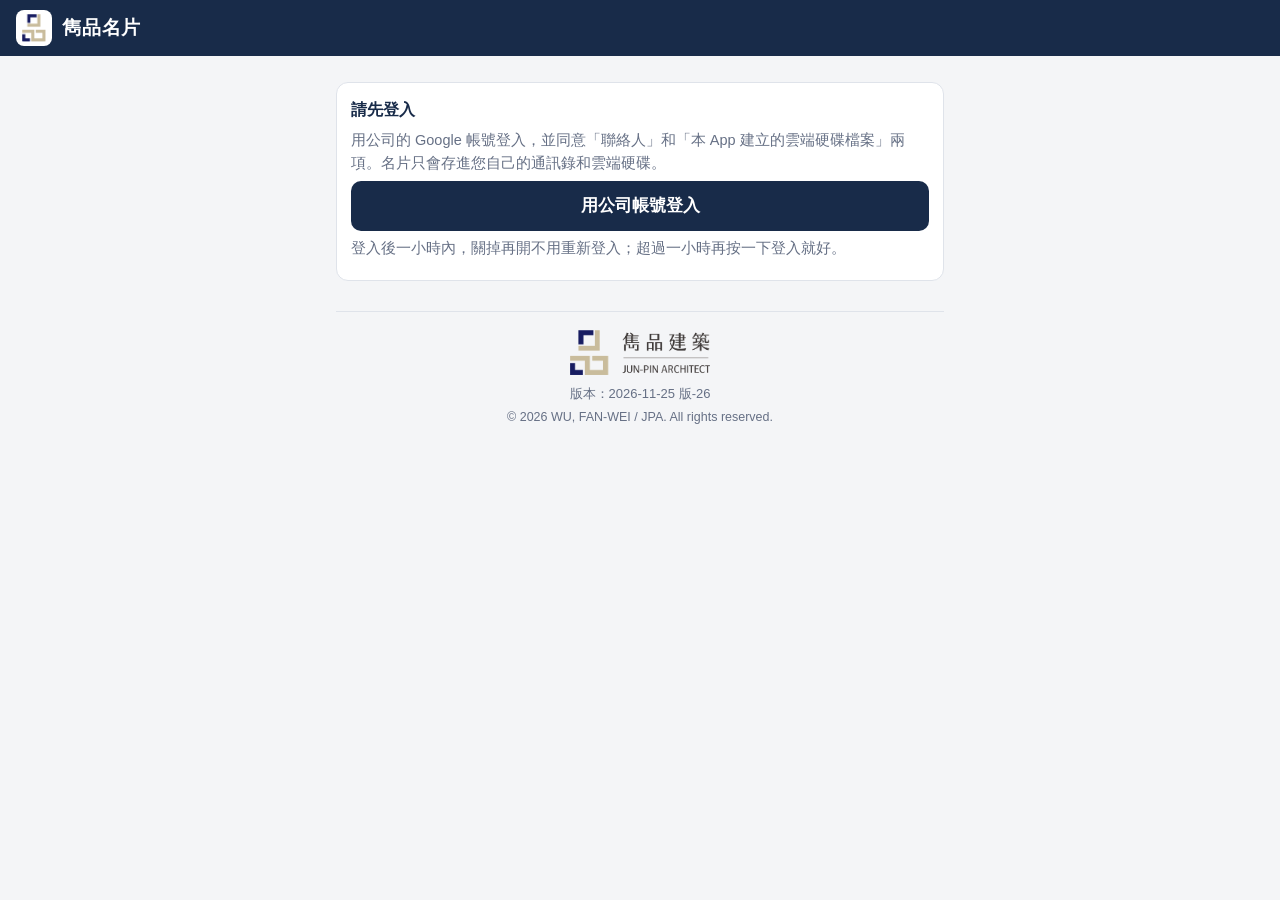
<file: index.html>
<!doctype html>
<html lang="zh-Hant-TW">
<head>
<meta charset="utf-8">
<meta name="viewport" content="width=device-width, initial-scale=1, viewport-fit=cover">
<title>雋品名片</title>
<meta name="theme-color" content="#182b49">
<link rel="manifest" href="manifest.webmanifest">
<link rel="icon" href="icons/icon-192.png">
<link rel="apple-touch-icon" href="icons/icon-180.png">
<meta name="apple-mobile-web-app-capable" content="yes">
<meta name="mobile-web-app-capable" content="yes">
<meta name="apple-mobile-web-app-title" content="雋品名片">
<link rel="stylesheet" href="css/app.css">
</head>
<body>
<header>
  <img class="logo" src="img/logo-mark.png" alt="雋品建築" width="208" height="240">
  <h1>雋品名片</h1>
  <button id="b-home" hidden>首頁</button>
  <button id="b-settings" hidden>設定</button>
</header>
<div id="demo-banner" hidden>示範模式：不會連到 Google，畫面上的聯絡人都是假的。</div>

<main>
  <!-- 登入 -->
  <section class="view" id="v-login" hidden>
    <div class="card">
      <h3>請先登入</h3>
      <p class="sub">用公司的 Google 帳號登入，並同意「聯絡人」和「本 App 建立的雲端硬碟檔案」兩項。名片只會存進您自己的通訊錄和雲端硬碟。</p>
      <button id="b-login">用公司帳號登入</button>
      <button class="plain" id="b-login-other" hidden>用別的帳號登入</button>
      <div class="msg" id="m-login"></div>
      <p class="sub">登入後一小時內，關掉再開不用重新登入；超過一小時再按一下登入就好。</p>
    </div>
  </section>

  <!-- 第一次使用：選姓名模式 -->
  <section class="view" id="v-mode" hidden>
    <h2>第一次使用：姓名要怎麼存？</h2>
    <p class="sub">之後可以在「設定」裡改。</p>
    <div class="stack">
      <button class="second choice" data-mode="category">類別模式<small>從您的標籤選一個當類別，存成「類別-姓名_公司或專長」，例如：廠商-王小明_大順廚具，並掛上那個標籤</small></button>
      <button class="second choice" data-mode="plain">一般模式<small>只存姓名，例如：王小明；標籤可以點選零到多個</small></button>
    </div>
  </section>

  <!-- 首頁 -->
  <section class="view" id="v-home" hidden>
    <div class="stack" style="margin-top:8px">
      <button class="big" id="b-shoot">拍名片</button>
      <!-- 拍照小提醒（2026-11-25 使用者提出）：照這個拿法拍，照片裡名片的上側朝右，是實測轉正最穩的方向 -->
      <div class="shoot-tip">
        <svg viewBox="0 0 120 76" width="112" height="71" aria-hidden="true"><rect x="3" y="8" width="114" height="60" rx="9" fill="#182b49"/><rect x="16" y="13" width="96" height="50" rx="3" fill="#cfd6e0"/><circle cx="9.5" cy="38" r="2.6" fill="#c4944a"/><rect x="24" y="19" width="80" height="38" rx="2" fill="#fff" stroke="#8a94a6"/><text x="32" y="36" font-size="11" font-weight="700" fill="#182b49">王小明</text><rect x="32" y="42" width="44" height="3" fill="#9aa3b2"/><rect x="32" y="48" width="30" height="3" fill="#9aa3b2"/></svg>
        <div><b class="t">拍照小提醒</b><br>名片擺正、手機橫拿，<b>手機頂端朝左</b>（圖中金點那一頭），名片盡量佔滿畫面。</div>
      </div>
      <button class="second" id="b-pick">從相簿選照片</button>
      <button class="second" id="b-manual">不拍照，直接輸入</button>
      <div class="card" id="draft-box" hidden>
        <h3>上次有一張還沒存</h3>
        <p class="sub" id="draft-desc"></p>
        <button class="second" id="b-resume">繼續填這一張</button>
        <button class="plain" id="b-discard">丟掉，不要了</button>
      </div>
    </div>
    <div class="card" style="margin-top:18px">
      <h3>目前的姓名模式：<span id="home-mode-name"></span></h3>
      <p class="sub" id="home-mode-desc"></p>
      <p class="sub">這個設定會記在這支手機上，跟著您的帳號，不用每次選。要改的話：<button class="plain" id="b-home-settings" style="padding:0;min-height:0">到「設定」更改</button></p>
    </div>
    <p class="sub" id="home-acct"></p>
  </section>

  <!-- 表單 -->
  <section class="view" id="v-form" hidden>
    <div class="card">
      <h3>名片照片</h3>
      <div class="photos">
        <button type="button" class="photo" id="p-front">＋正面</button>
        <button type="button" class="photo" id="p-back">＋反面（選填）</button>
      </div>
      <div class="card" id="photo-menu" hidden>
        <h3 id="photo-menu-title"></h3>
        <div class="stack">
          <button type="button" class="second" id="pm-camera">拍照</button>
          <button type="button" class="second" id="pm-gallery">從相簿選</button>
          <button type="button" class="second" id="pm-remove">移除這張照片</button>
          <button type="button" class="plain" id="pm-cancel">取消</button>
        </div>
      </div>
      <div class="photos turn">
        <div><button type="button" class="second" id="r-front" hidden>正面轉 90°</button><button type="button" class="second" id="a-front" hidden>用原圖</button></div>
        <div><button type="button" class="second" id="r-back" hidden>反面轉 90°</button><button type="button" class="second" id="a-back" hidden>用原圖</button></div>
      </div>
      <div id="rec-box" hidden>
        <div id="rec-lines"></div>
        <button type="button" class="second" id="b-rec-again" hidden>再辨識一次</button>
      </div>
      <p class="sub" style="margin-top:8px" id="photo-hint"></p>
    </div>

    <div class="card">
      <h3>姓名</h3>
      <div id="blk-cat">
        <label for="i-cat">類別　<span class="sub">從您的標籤選一個，會冠在姓名前面</span></label>
        <select id="i-cat"></select>
      </div>
      <label for="i-name">姓名</label>
      <input type="text" id="i-name" autocomplete="off" autocapitalize="off">
      <div class="note bad" id="n-name"></div>
      <div id="blk-third">
        <label for="i-third">第三段　<span class="sub">公司簡稱或專長，可以空白</span></label>
        <input type="text" id="i-third" autocomplete="off" autocapitalize="off">
        <div class="chips" id="third-sug"></div>
      </div>
      <div id="blk-labels">
        <label>標籤　<span class="sub">選填，可以選好幾個</span></label>
        <div class="chips" id="label-chips"></div>
      </div>
      <div id="new-label" hidden>
        <label for="i-new-label">新標籤的名稱</label>
        <div class="row"><div class="grow"><input type="text" id="i-new-label" autocomplete="off" autocapitalize="off"></div><button type="button" id="b-new-label" style="width:auto;min-height:46px">加入</button></div>
        <div class="note bad" id="n-new-label"></div>
        <p class="sub">存入這張名片時才會真的建立這個標籤。</p>
      </div>
      <div class="preview" id="pv"></div>
    </div>

    <div class="card">
      <h3>電話</h3>
      <div id="phones"></div>
      <button type="button" class="plain" id="b-add-phone">＋ 加一支電話</button>
    </div>

    <div class="card">
      <h3>Email</h3>
      <div id="emails"></div>
      <button type="button" class="plain" id="b-add-email">＋ 加一個 Email</button>
    </div>

    <div class="card">
      <h3>公司</h3>
      <label for="i-company">公司全名</label>
      <input type="text" id="i-company" autocomplete="off">
      <div class="two">
        <div><label for="i-dept">部門</label><input type="text" id="i-dept" autocomplete="off"></div>
        <div><label for="i-title">職稱</label><input type="text" id="i-title" autocomplete="off"></div>
      </div>
      <label for="i-addr">地址</label>
      <div class="two">
        <div><input type="text" id="i-addr" autocomplete="off" placeholder="例：台北市信義區松仁路100號11樓"></div>
        <div class="narrow"><input type="text" id="i-zip" inputmode="numeric" autocomplete="off" placeholder="郵遞區號"></div>
      </div>
      <div class="note" id="n-addr"></div>
    </div>

    <details class="card" id="more">
      <summary><strong>其他欄位</strong>　<span class="sub">英文姓名、統編、網站、備註</span></summary>
      <label for="i-en">英文姓名</label>
      <input type="text" id="i-en" autocomplete="off">
      <label for="i-tax">統一編號</label>
      <input type="text" id="i-tax" inputmode="numeric" autocomplete="off">
      <label for="i-web">網站</label>
      <input type="url" id="i-web" autocomplete="off" autocapitalize="off">
      <label for="i-note">備註　<span class="sub">只放您自己要寫的字</span></label>
      <textarea id="i-note"></textarea>
    </details>

    <div class="msg" id="m-form"></div>

    <div class="bar"><div class="inner">
      <button type="button" class="second" id="b-cancel">先不存</button>
      <button type="button" id="b-save">存入聯絡人</button>
    </div></div>
  </section>

  <!-- 查重提醒 -->
  <section class="view" id="v-dup" hidden>
    <h2>通訊錄裡可能已經有這個人</h2>
    <p class="sub">您要存的是：<strong id="dup-new"></strong></p>
    <div id="dup-list"></div>
    <div class="stack" style="margin-top:16px">
      <button id="b-dup-new">另存新的</button>
      <button class="second" id="b-dup-back">回去修改（先不存）</button>
    </div>
    <div class="msg" id="m-dup"></div>
  </section>

  <!-- 更新現有那一筆 -->
  <section class="view" id="v-upd" hidden>
    <h2>更新這一筆</h2>
    <div class="card">
      <div class="who" id="upd-who"></div>
      <p class="sub">只會把名片上有、這一筆沒有的資料補進去。姓名、標籤、備註，以及這一筆現有的內容都不會改。</p>
    </div>
    <div class="card">
      <h3>會補進去的資料</h3>
      <div id="upd-adds"></div>
    </div>
    <div class="card" id="upd-conf-box">
      <h3>內容不一樣，請您選</h3>
      <p class="sub">沒有選的，就保留現有的。</p>
      <div id="upd-conf"></div>
    </div>
    <div class="card" id="upd-notes-box">
      <h3>請留意</h3>
      <div id="upd-notes"></div>
    </div>
    <div class="msg" id="m-upd"></div>
    <div class="stack" style="margin-top:16px">
      <button id="b-upd-go">確定更新</button>
      <button class="second" id="b-upd-back">回上一步</button>
    </div>
  </section>

  <!-- 存好了 -->
  <section class="view" id="v-done" hidden>
    <h2 id="done-title">存好了</h2>
    <div class="card" id="done-box"></div>
    <div class="card" id="undo-box" hidden>
      <p class="sub">如果發現補錯了，可以馬上把這一筆復原成更新前的樣子。</p>
      <button class="second" id="b-undo">復原這次更新</button>
      <div class="msg" id="m-undo"></div>
    </div>
    <div class="stack">
      <button class="big" id="b-next" style="min-height:90px">拍下一張</button>
      <button class="second" id="b-done-home">回首頁</button>
    </div>
  </section>

  <!-- 設定 -->
  <section class="view" id="v-settings" hidden>
    <h2>設定</h2>
    <div class="card">
      <h3>姓名怎麼存</h3>
      <p class="sub">目前：<strong id="set-mode-now"></strong>。這個設定記在這支手機上、跟著您的帳號。換模式時，還沒存完的那一張草稿會清掉。</p>
      <div class="stack">
        <button class="second choice" data-setmode="category">類別模式<small>選一個標籤當類別：類別-姓名_公司或專長</small></button>
        <button class="second choice" data-setmode="plain">一般模式<small>只存姓名，標籤點選零到多個</small></button>
      </div>
    </div>
    <div class="card">
      <h3>帳號</h3>
      <p id="set-acct" class="sub"></p>
      <button class="second" id="b-logout">登出</button>
      <p class="sub">登出會清掉這支手機裡暫存的登入資料，下次要重新選帳號、重新同意。手機要借給別人前請先登出。</p>
    </div>
    <p class="sub" id="set-test" hidden><a href="test.html">開啟測試頁</a></p>
  </section>

  <!-- 每一頁最下方：公司 logo、版次、版權。logo 的寬度自動跟著「版本」那一行（見 app.css 的 footer .brand） -->
  <footer>
    <div class="brand">
      <img src="img/logo-full.png" alt="雋品建築 JUN-PIN ARCHITECT" width="742" height="234">
      <div class="ver">版本：<span id="foot-ver"></span></div>
    </div>
    <div class="copy">© 2026 WU, FAN-WEI / JPA. All rights reserved.</div>
  </footer>
</main>

<div id="busy" hidden><div class="box"><div class="spin"></div><div id="busy-text"></div></div></div>
<input type="file" id="f-front" accept="image/*" capture="environment" hidden>
<input type="file" id="f-back" accept="image/*" capture="environment" hidden>
<!-- 沒有 capture：讓手機跳出選照片的畫面（相簿） -->
<input type="file" id="f-front-pick" accept="image/*" hidden>
<input type="file" id="f-back-pick" accept="image/*" hidden>

<script src="https://accounts.google.com/gsi/client" async defer></script>
<script type="module" src="js/app.js"></script>
</body>
</html>
</file>
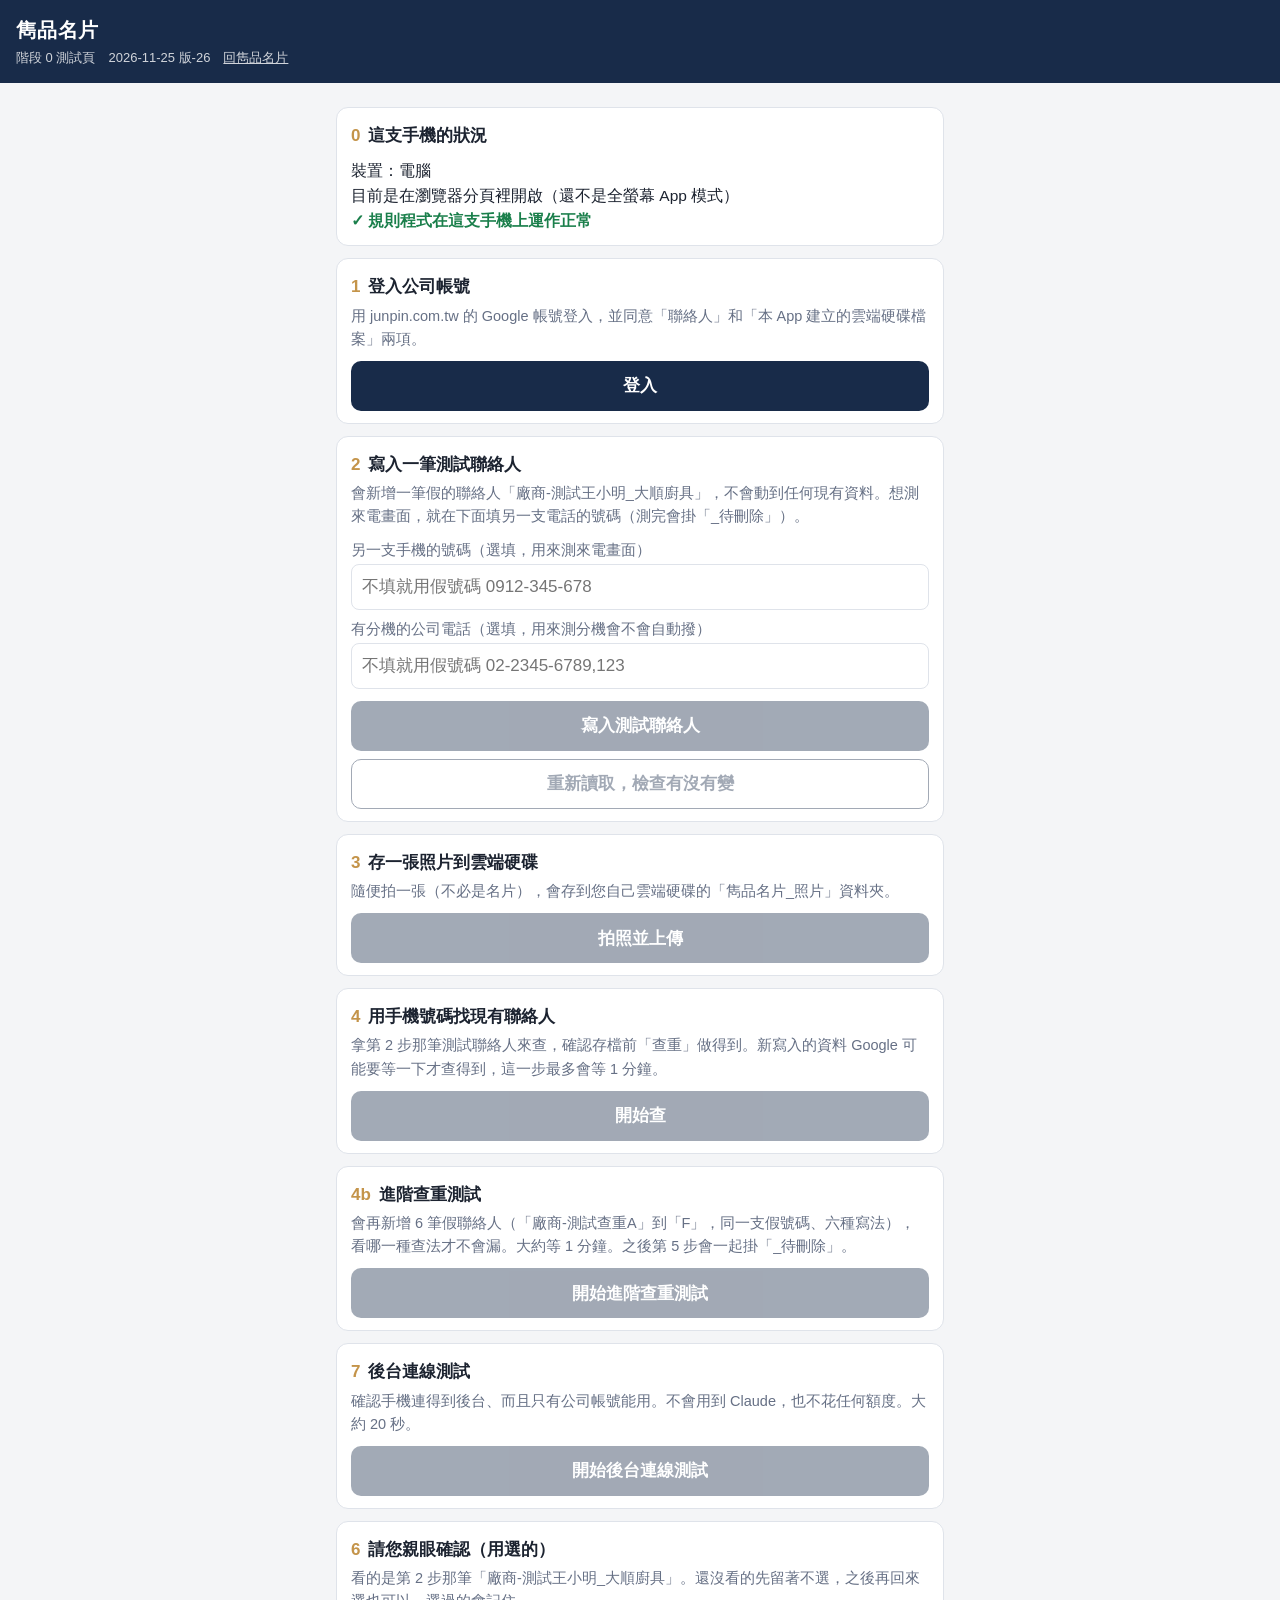
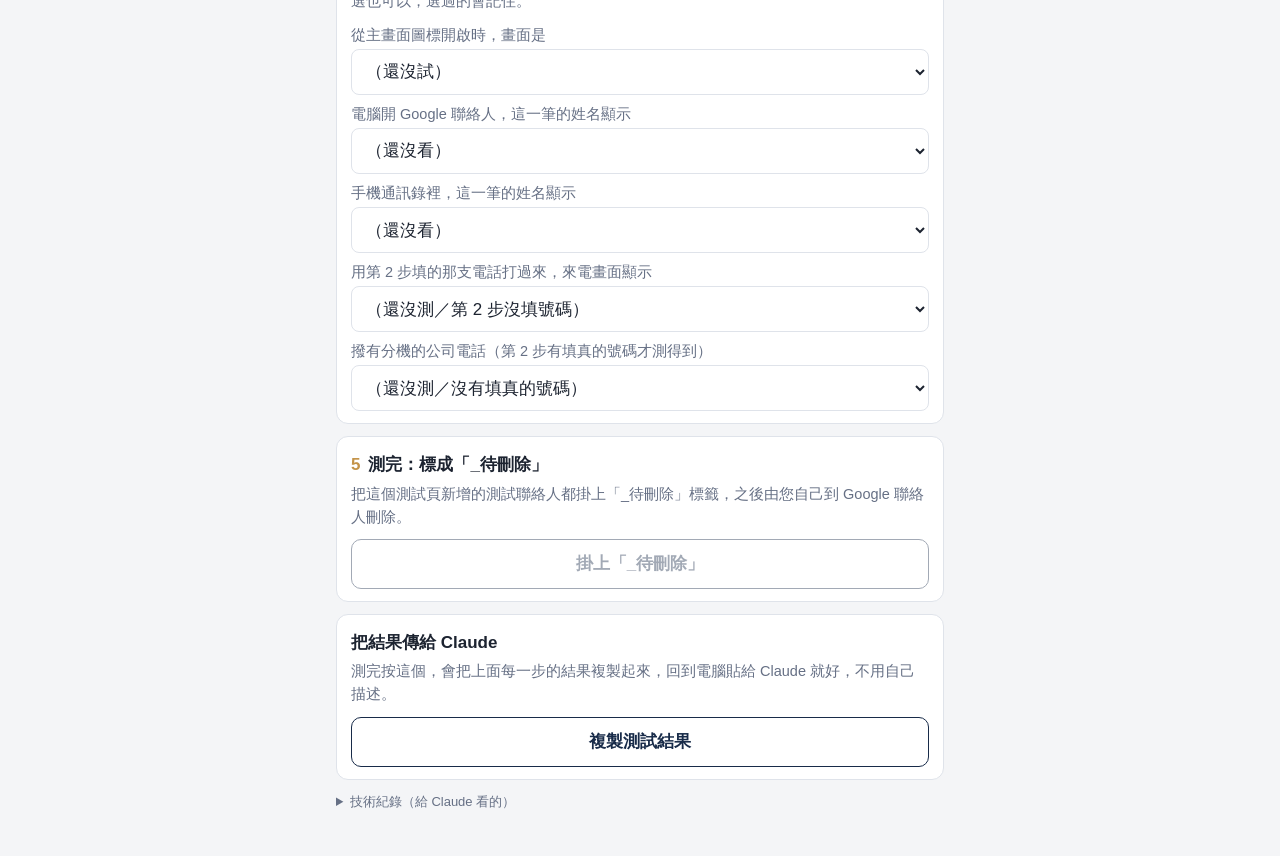
<file: test.html>
<!doctype html>
<html lang="zh-Hant-TW">
<head>
<meta charset="utf-8">
<meta name="viewport" content="width=device-width, initial-scale=1, viewport-fit=cover">
<title>雋品名片</title>
<meta name="theme-color" content="#182b49">
<link rel="manifest" href="manifest.webmanifest">
<link rel="icon" href="icons/icon-192.png">
<link rel="apple-touch-icon" href="icons/icon-180.png">
<meta name="apple-mobile-web-app-capable" content="yes">
<meta name="mobile-web-app-capable" content="yes">
<meta name="apple-mobile-web-app-title" content="雋品名片">
<meta name="apple-mobile-web-app-status-bar-style" content="default">
<style>
  :root { --navy:#182b49; --gold:#c4944a; --bg:#f4f5f7; --card:#fff; --ink:#1c2330; --mute:#667085; --ok:#1a7f4b; --bad:#b42318; --warn:#b54708; --line:#dfe3ea; }
  * { box-sizing: border-box; }
  html { -webkit-text-size-adjust: 100%; }
  body { margin:0; background:var(--bg); color:var(--ink); font: 17px/1.6 -apple-system, "PingFang TC", "Noto Sans TC", "Microsoft JhengHei", sans-serif; }
  header { background:var(--navy); color:#fff; padding: calc(14px + env(safe-area-inset-top)) 16px 14px; }
  header h1 { margin:0; font-size:20px; letter-spacing:.04em; }
  header p { margin:2px 0 0; font-size:13px; opacity:.8; }
  main { max-width: 640px; margin: 0 auto; padding: 12px 16px calc(32px + env(safe-area-inset-bottom)); }
  section { background:var(--card); border:1px solid var(--line); border-radius:12px; padding:14px 14px 12px; margin:12px 0; }
  section h2 { margin:0 0 4px; font-size:17px; display:flex; gap:8px; align-items:baseline; }
  section h2 .no { color:var(--gold); font-variant-numeric: tabular-nums; }
  section p.hint { margin:0 0 10px; color:var(--mute); font-size:14.5px; }
  button { font: inherit; font-weight:600; width:100%; min-height:50px; border:0; border-radius:10px; background:var(--navy); color:#fff; padding:10px 14px; }
  button.second { background:#fff; color:var(--navy); border:1.5px solid var(--navy); }
  button:disabled { opacity:.4; }
  button + button { margin-top:8px; }
  label { display:block; font-size:14.5px; color:var(--mute); margin:8px 0 2px; }
  input[type=tel], select { font: inherit; width:100%; min-height:46px; border:1px solid var(--line); border-radius:8px; padding:8px 10px; background:#fff; color:var(--ink); }
  .result { margin-top:10px; font-size:15.5px; white-space:pre-wrap; overflow-wrap:anywhere; }
  .result:empty { display:none; }
  .result .ok { color:var(--ok); font-weight:600; }
  .result .bad { color:var(--bad); font-weight:600; }
  .result .warn { color:var(--warn); font-weight:600; }
  .pill { display:inline-block; font-size:13px; padding:1px 9px; border-radius:99px; background:#eef1f6; color:var(--mute); }
  .pill.ok { background:#e3f4ea; color:var(--ok); } .pill.bad { background:#fde8e6; color:var(--bad); }
  table { border-collapse:collapse; width:100%; font-size:14.5px; margin-top:6px; }
  td, th { text-align:left; padding:4px 6px; border-bottom:1px solid var(--line); vertical-align:top; }
  details { margin:12px 0; color:var(--mute); font-size:13px; }
  details pre { white-space:pre-wrap; overflow-wrap:anywhere; background:#fff; border:1px solid var(--line); border-radius:8px; padding:8px; max-height:300px; overflow:auto; }
  .banner { border-radius:10px; padding:10px 12px; margin:12px 0; font-size:15px; background:#fff7e6; border:1px solid #f1d9a8; color:#7a4b00; }
  .banner:empty { display:none; }
</style>
</head>
<body>
<header>
  <h1>雋品名片</h1>
  <p>階段 0 測試頁　<span id="ver"></span>　<a href="./" style="color:#fff">回雋品名片</a></p>
</header>
<main>
  <div class="banner" id="banner"></div>

  <section>
    <h2><span class="no">0</span>這支手機的狀況</h2>
    <div class="result" id="r-env"></div>
  </section>

  <section>
    <h2><span class="no">1</span>登入公司帳號</h2>
    <p class="hint">用 junpin.com.tw 的 Google 帳號登入，並同意「聯絡人」和「本 App 建立的雲端硬碟檔案」兩項。</p>
    <button id="b-login">登入</button>
    <div class="result" id="r-login"></div>
  </section>

  <section>
    <h2><span class="no">2</span>寫入一筆測試聯絡人</h2>
    <p class="hint">會新增一筆假的聯絡人「廠商-測試王小明_大順廚具」，不會動到任何現有資料。想測來電畫面，就在下面填另一支電話的號碼（測完會掛「_待刪除」）。</p>
    <label for="i-mobile">另一支手機的號碼（選填，用來測來電畫面）</label>
    <input type="tel" id="i-mobile" inputmode="tel" placeholder="不填就用假號碼 0912-345-678">
    <label for="i-ext">有分機的公司電話（選填，用來測分機會不會自動撥）</label>
    <input type="tel" id="i-ext" inputmode="tel" placeholder="不填就用假號碼 02-2345-6789,123">
    <button id="b-write" disabled style="margin-top:12px">寫入測試聯絡人</button>
    <button id="b-reread" class="second" disabled>重新讀取，檢查有沒有變</button>
    <div class="result" id="r-write"></div>
  </section>

  <section>
    <h2><span class="no">3</span>存一張照片到雲端硬碟</h2>
    <p class="hint">隨便拍一張（不必是名片），會存到您自己雲端硬碟的「雋品名片_照片」資料夾。</p>
    <input type="file" id="i-photo" accept="image/*" capture="environment" hidden>
    <button id="b-photo" disabled>拍照並上傳</button>
    <div class="result" id="r-photo"></div>
  </section>

  <section>
    <h2><span class="no">4</span>用手機號碼找現有聯絡人</h2>
    <p class="hint">拿第 2 步那筆測試聯絡人來查，確認存檔前「查重」做得到。新寫入的資料 Google 可能要等一下才查得到，這一步最多會等 1 分鐘。</p>
    <button id="b-search" disabled>開始查</button>
    <div class="result" id="r-search"></div>
  </section>

  <section>
    <h2><span class="no">4b</span>進階查重測試</h2>
    <p class="hint">會再新增 6 筆假聯絡人（「廠商-測試查重A」到「F」，同一支假號碼、六種寫法），看哪一種查法才不會漏。大約等 1 分鐘。之後第 5 步會一起掛「_待刪除」。</p>
    <button id="b-matrix" disabled>開始進階查重測試</button>
    <div class="result" id="r-matrix"></div>
  </section>

  <section>
    <h2><span class="no">7</span>後台連線測試</h2>
    <p class="hint">確認手機連得到後台、而且只有公司帳號能用。不會用到 Claude，也不花任何額度。大約 20 秒。</p>
    <button id="b-backend" disabled>開始後台連線測試</button>
    <div class="result" id="r-backend"></div>
  </section>

  <section>
    <h2><span class="no">6</span>請您親眼確認（用選的）</h2>
    <p class="hint">看的是第 2 步那筆「廠商-測試王小明_大順廚具」。還沒看的先留著不選，之後再回來選也可以，選過的會記住。</p>
    <label for="o-mode">從主畫面圖標開啟時，畫面是</label>
    <select id="o-mode"><option value="">（還沒試）</option><option>全螢幕，像 App 一樣</option><option>還是看得到瀏覽器的網址列</option><option>裝不起來</option></select>
    <label for="o-web">電腦開 Google 聯絡人，這一筆的姓名顯示</label>
    <select id="o-web"><option value="">（還沒看）</option><option>整串都在</option><option>順序不對或被拆開</option></select>
    <label for="o-phone">手機通訊錄裡，這一筆的姓名顯示</label>
    <select id="o-phone"><option value="">（還沒看）</option><option>整串都在</option><option>順序不對或被拆開</option><option>手機通訊錄裡找不到這一筆</option></select>
    <label for="o-call">用第 2 步填的那支電話打過來，來電畫面顯示</label>
    <select id="o-call"><option value="">（還沒測／第 2 步沒填號碼）</option><option>整串都看得到</option><option>有顯示但後面被截掉</option><option>只顯示號碼，沒有名字</option></select>
    <label for="o-ext">撥有分機的公司電話（第 2 步有填真的號碼才測得到）</label>
    <select id="o-ext"><option value="">（還沒測／沒有填真的號碼）</option><option>接通後停一下，自動按了分機</option><option>沒有自動按分機</option><option>撥號畫面上分機不見了</option></select>
  </section>

  <section>
    <h2><span class="no">5</span>測完：標成「_待刪除」</h2>
    <p class="hint">把這個測試頁新增的測試聯絡人都掛上「_待刪除」標籤，之後由您自己到 Google 聯絡人刪除。</p>
    <button id="b-mark" class="second" disabled>掛上「_待刪除」</button>
    <div class="result" id="r-mark"></div>
  </section>

  <section>
    <h2>把結果傳給 Claude</h2>
    <p class="hint">測完按這個，會把上面每一步的結果複製起來，回到電腦貼給 Claude 就好，不用自己描述。</p>
    <button id="b-copy" class="second">複製測試結果</button>
    <div class="result" id="r-copy"></div>
  </section>

  <details>
    <summary>技術紀錄（給 Claude 看的）</summary>
    <pre id="log"></pre>
  </details>
</main>
<script src="https://accounts.google.com/gsi/client" async defer></script>
<script type="module" src="js/stage0.js"></script>
</body>
</html>
</file>
<file: css/app.css>
/* 雋品名片：手機畫面的樣式 */
:root { --navy:#182b49; --gold:#c4944a; --bg:#f4f5f7; --card:#fff; --ink:#1c2330; --mute:#667085; --ok:#1a7f4b; --bad:#b42318; --warn:#8a5a00; --warn-bg:#fff4d6; --warn-line:#e8c66a; --line:#dfe3ea; }
* { box-sizing: border-box; }
html { -webkit-text-size-adjust: 100%; }
body { margin:0; background:var(--bg); color:var(--ink); font: 17px/1.6 -apple-system, "PingFang TC", "Noto Sans TC", "Microsoft JhengHei", sans-serif; }
[hidden] { display:none !important; }

header { position:sticky; top:0; z-index:5; background:var(--navy); color:#fff; display:flex; align-items:center; gap:8px; padding: calc(10px + env(safe-area-inset-top)) 12px 10px 16px; }
header .logo { flex:none; width:36px; height:36px; object-fit:contain; background:#fff; border-radius:8px; padding:4px; margin-right:2px; }
header h1 { margin:0; font-size:19px; letter-spacing:.04em; flex:1; }
header button { width:auto; min-height:40px; padding:4px 12px; background:transparent; border:1px solid rgba(255,255,255,.35); color:#fff; font-size:15px; font-weight:500; }
#demo-banner { background:#fff4d6; color:#7a4b00; border-bottom:1px solid var(--warn-line); padding:6px 16px; font-size:14px; }

main { max-width:640px; margin:0 auto; padding: 14px 16px calc(110px + env(safe-area-inset-bottom)); }
footer { text-align:center; margin:30px 0 0; padding-top:18px; border-top:1px solid var(--line); color:var(--mute); font-size:13px; line-height:1.7; }
footer .brand { display:inline-block; } /* 寬度由「版本」那一行決定 */
footer .brand img { display:block; width:0; min-width:100%; height:auto; margin:0 0 8px; } /* width:0 讓圖不影響外框寬度，再用 min-width 撐到和版本那一行一樣寬 */
footer .ver { white-space:nowrap; }
footer .copy { font-size:12.5px; margin-top:2px; }
.view > h2 { font-size:19px; margin:6px 0 10px; }
.card { background:var(--card); border:1px solid var(--line); border-radius:12px; padding:14px; margin:12px 0; }
.card h3 { margin:0 0 6px; font-size:16px; color:var(--navy); }
p { margin:6px 0; }
.sub { color:var(--mute); font-size:14.5px; }

button { font:inherit; font-weight:600; width:100%; min-height:50px; border:0; border-radius:10px; background:var(--navy); color:#fff; padding:10px 14px; }
button.second { background:#fff; color:var(--navy); border:1.5px solid var(--navy); }
button.plain { background:transparent; color:var(--navy); border:0; min-height:40px; width:auto; padding:4px 8px; font-weight:500; text-decoration:underline; }
button.big { min-height:120px; font-size:24px; border-radius:16px; letter-spacing:.1em; }
button:disabled { opacity:.4; }
.stack > * + * { margin-top:10px; }
.shoot-tip { display:flex; gap:12px; align-items:center; background:#eef2f8; border-radius:10px; padding:10px 12px; font-size:14.5px; line-height:1.55; }
.shoot-tip svg { flex:none; } .shoot-tip .t { color:var(--navy); }

label { display:block; font-size:14.5px; color:var(--mute); margin:10px 0 3px; }
input[type=text], input[type=tel], input[type=email], input[type=url], select, textarea { font:inherit; width:100%; min-height:46px; border:1px solid var(--line); border-radius:8px; padding:8px 10px; background:#fff; color:var(--ink); }
textarea { min-height:72px; resize:vertical; }
input.warn, textarea.warn, input.check, textarea.check { background:var(--warn-bg); border-color:var(--warn-line); }
input.bad, select.bad { border-color:var(--bad); background:#fff1ef; }
.note { font-size:14px; margin:3px 0 0; }
.note { color:var(--mute); }
.note.warn { color:var(--warn); }
.note.bad { color:var(--bad); }
.note button { width:auto; min-height:34px; padding:2px 10px; font-size:14px; margin-top:4px; }

.row { display:flex; gap:6px; align-items:flex-start; margin-top:8px; }
.row select { width:4.5em; flex:none; padding:8px 4px; }
.row .grow { flex:1; min-width:0; }
.row button.x { width:38px; min-height:46px; flex:none; background:#fff; color:var(--mute); border:1px solid var(--line); font-size:20px; padding:0; }
.two { display:flex; gap:8px; } .two > div { flex:1; min-width:0; } .two > div.narrow { flex:0 0 7em; }

.photos { display:flex; gap:10px; align-items:flex-start; }
.photo { flex:1; aspect-ratio: 16 / 10; border:1.5px dashed #b8c0cc; border-radius:10px; background:#fafbfc center/contain no-repeat; color:var(--mute); font-size:15px; font-weight:500; min-height:0; display:flex; align-items:flex-end; justify-content:center; padding:6px; }
.photo.has { border-style:solid; color:#fff; text-shadow:0 1px 3px rgba(0,0,0,.9), 0 0 6px rgba(0,0,0,.7); background-color:#2a3342; }
.photo.tall { aspect-ratio: 10 / 16; }
#photo-menu { margin:10px 0 0; background:#f7f9fc; }
.photos.turn { margin-top:8px; } .photos.turn > div { flex:1; } .photos.turn button { min-height:40px; font-size:15px; font-weight:500; }
.photos.turn button + button { margin-top:6px; }
#rec-box { margin-top:10px; padding:10px 12px; border-radius:8px; background:#eef2f8; font-size:15px; }
#rec-box .side { font-weight:700; color:var(--navy); margin-top:6px; } #rec-box .side:first-child { margin-top:0; }
#rec-box button { min-height:40px; font-size:15px; font-weight:500; margin-top:8px; }
#rec-box .result-line button { width:auto; min-height:34px; padding:2px 10px; font-size:14px; margin:4px 0 0; display:block; }

.preview { margin-top:12px; padding:10px 12px; border-radius:8px; background:#eef2f8; font-size:15px; overflow-wrap:anywhere; }
.preview strong { font-size:18px; color:var(--navy); }
.chips { display:flex; flex-wrap:wrap; gap:6px; margin-top:6px; }
.chip { width:auto; min-height:36px; padding:2px 12px; border-radius:99px; background:#fff; color:var(--navy); border:1px solid var(--navy); font-size:14.5px; font-weight:500; }
.chip.on { background:var(--navy); color:#fff; }

.bar { position:fixed; left:0; right:0; bottom:0; z-index:4; background:rgba(255,255,255,.97); border-top:1px solid var(--line); padding:10px 16px calc(10px + env(safe-area-inset-bottom)); }
.bar .inner { max-width:608px; margin:0 auto; display:flex; gap:10px; }
.bar button.second { flex:0 0 32%; }
.msg { margin-top:10px; font-size:15.5px; white-space:pre-wrap; overflow-wrap:anywhere; }
.msg:empty { display:none; }
.msg.bad { color:var(--bad); } .msg.ok { color:var(--ok); } .msg.warn { color:var(--warn); }
.msg button { margin-top:8px; }

.dup { border-left:5px solid var(--gold); }
.dup.strong { border-left-color:var(--bad); }
.dup .why { font-weight:600; font-size:15px; }
.dup .who { font-size:18px; font-weight:600; color:var(--navy); overflow-wrap:anywhere; }
.dup .more { color:var(--mute); font-size:14.5px; overflow-wrap:anywhere; }
.conf { margin:10px 0 14px; } .conf .why { font-weight:600; margin-bottom:6px; }
.conf button { text-align:left; min-height:46px; font-weight:500; margin-top:6px; background:#fff; color:var(--navy); border:1.5px solid var(--line); }
.conf button.on { border-color:var(--navy); background:#eef2f8; font-weight:700; }
.conf button.on::before { content:"● "; } .conf button:not(.on)::before { content:"○ "; }
#v-upd .who { font-size:18px; font-weight:600; color:var(--navy); overflow-wrap:anywhere; }
.result-line { margin:4px 0; overflow-wrap:anywhere; }
.result-line.ok::before { content:"✓ "; color:var(--ok); font-weight:700; }
.result-line.bad::before { content:"✗ "; color:var(--bad); font-weight:700; }
.result-line.warn::before { content:"△ "; color:var(--warn); font-weight:700; }
.result-line.stat { color:var(--mute); font-size:13px; margin-top:6px; padding-top:6px; border-top:1px dashed #c9d1dc; } /* 只有管理者看得到：這次辨識的秒數與用量 */
.choice { text-align:left; min-height:76px; }
.choice small { display:block; font-weight:400; opacity:.85; font-size:14px; }

#busy { position:fixed; inset:0; z-index:9; background:rgba(24,43,73,.55); display:flex; align-items:center; justify-content:center; }
#busy .box { background:#fff; border-radius:14px; padding:22px 26px; min-width:60%; max-width:86%; text-align:center; }
.spin { width:34px; height:34px; margin:0 auto 10px; border:4px solid #dfe3ea; border-top-color:var(--navy); border-radius:50%; animation:spin 1s linear infinite; }
@keyframes spin { to { transform:rotate(360deg); } }
</file>
